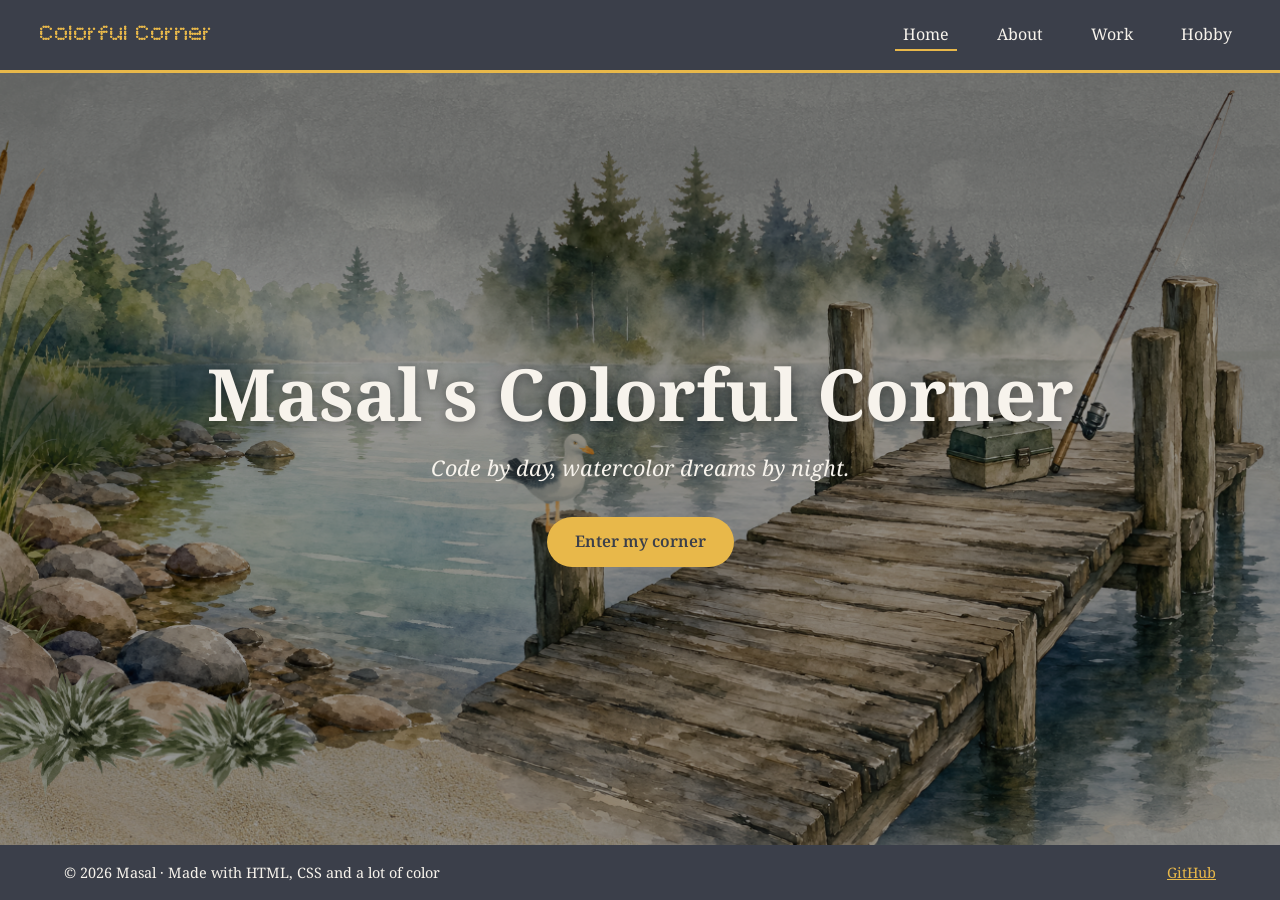
<file: index.html>
<!DOCTYPE html>
<html lang="en">
<head>
    <meta charset="UTF-8">
    <meta name="viewport" content="width=device-width, initial-scale=1.0">
    <link rel="stylesheet" href="index.css">
    <title>My Colorful Corner</title>
</head>
<body id="landing-page">
    <header id="site-header">
        <nav class="site-nav">
            <a class="logo" href="index.html">Colorful Corner</a>
            <ul class="nav-links">
                <li><a href="index.html" aria-current="page">Home</a></li>
                <li><a href="pages/home.html">About</a></li>
                <li><a href="pages/portfolio.html">Work</a></li>
                <li><a href="pages/hobby.html">Hobby</a></li>
            </ul>
        </nav>
    </header>

    <main class="main-page">
        <div class="hero-content">
            <h1>Masal's Colorful Corner</h1>
            <p class="tagline">Code by day, watercolor dreams by night.</p>
            <a class="button" href="pages/home.html">Enter my corner</a>
        </div>
    </main>

    <footer class="site-footer">
        <p>&copy; 2026 Masal &middot; Made with HTML, CSS and a lot of color</p>
        <a href="https://github.com/mahsafateh" target="_blank" rel="noopener">GitHub</a>
    </footer>
</body>
</html>
</file>
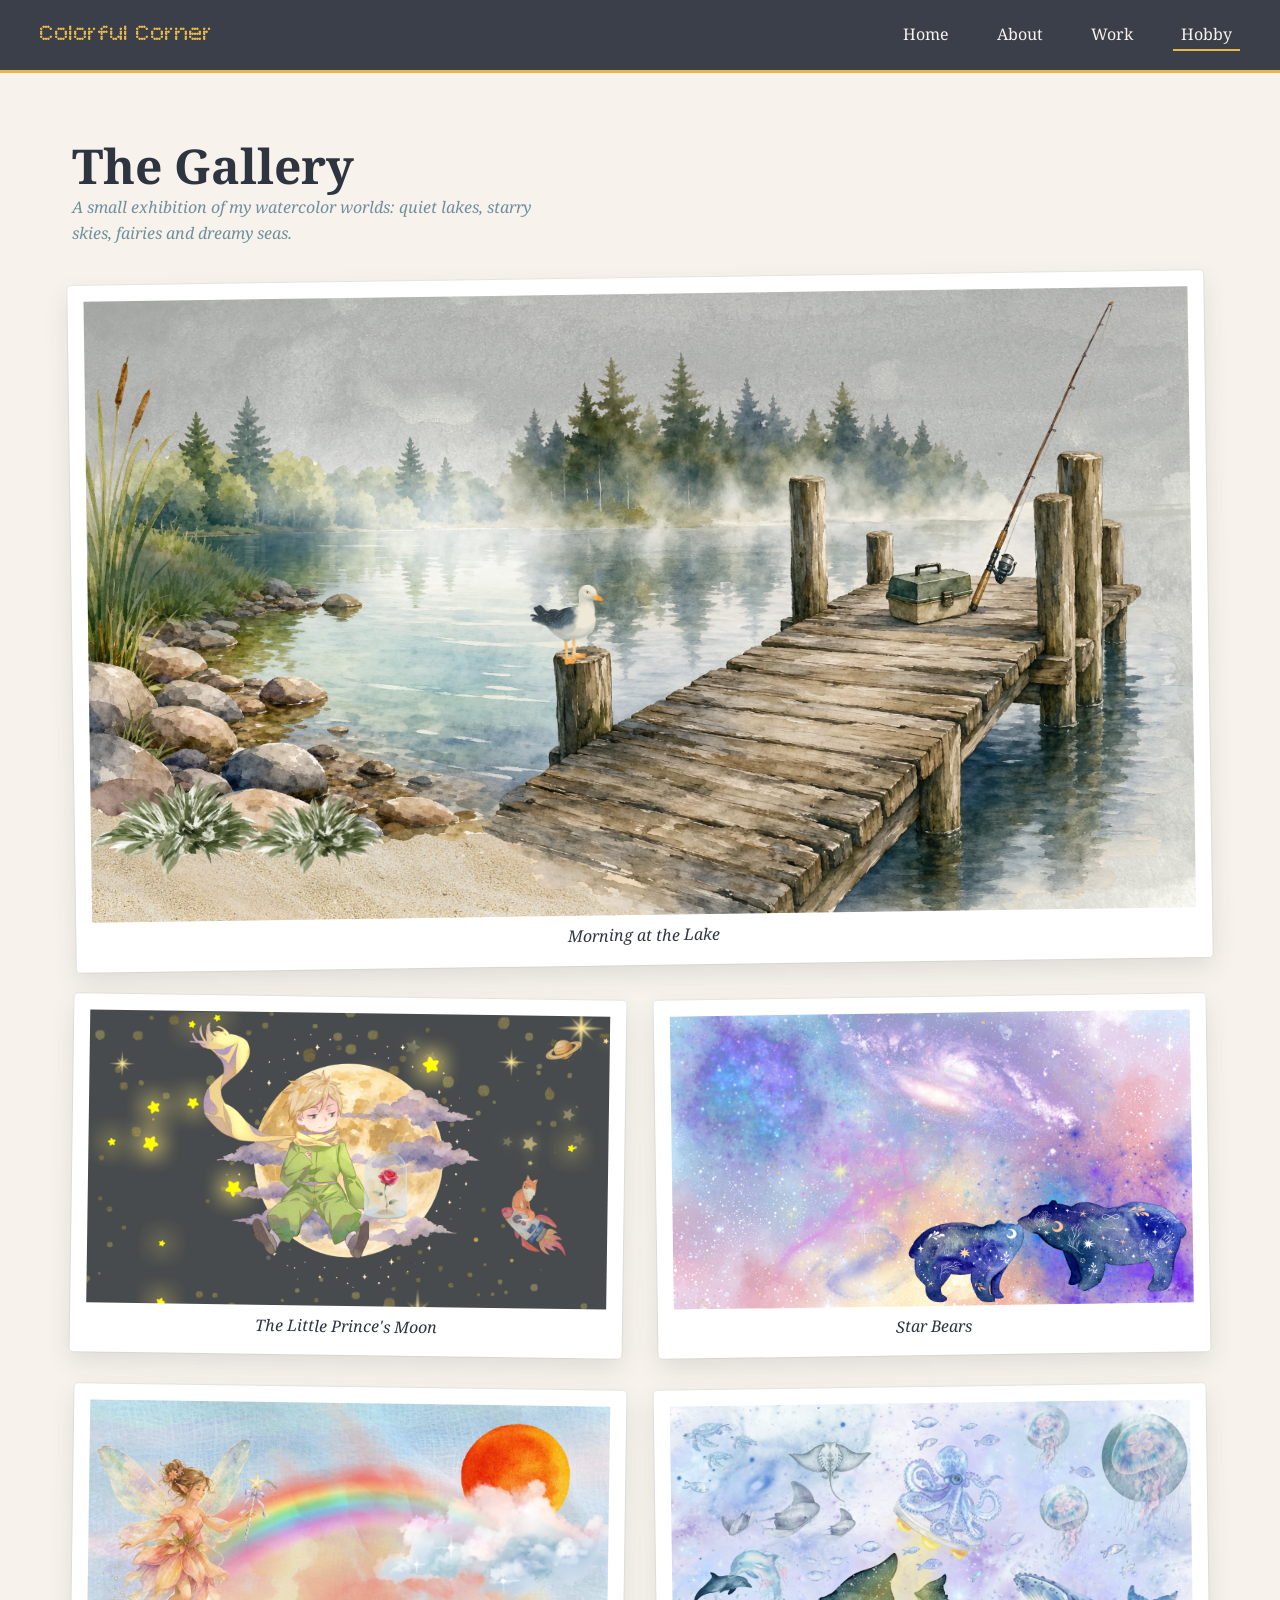
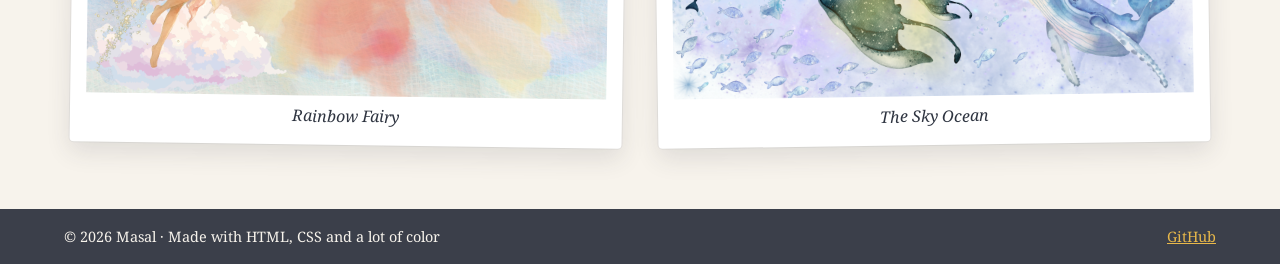
<file: pages/hobby.html>
<!DOCTYPE html>
<html lang="en">
<head>
    <meta charset="UTF-8">
    <meta name="viewport" content="width=device-width, initial-scale=1.0">
    <link rel="stylesheet" href="../index.css">
    <title>Hobby | Masal's Colorful Corner</title>
</head>
<body id="hobby-page">
    <header id="site-header">
        <nav class="site-nav">
            <a class="logo" href="../index.html">Colorful Corner</a>
            <ul class="nav-links">
                <li><a href="../index.html">Home</a></li>
                <li><a href="home.html">About</a></li>
                <li><a href="portfolio.html">Work</a></li>
                <li><a href="hobby.html" aria-current="page">Hobby</a></li>
            </ul>
        </nav>
    </header>

    <main class="page">
        <section class="page-intro">
            <h1>The Gallery</h1>
            <p>A small exhibition of my watercolor worlds: quiet lakes, starry skies, fairies and dreamy seas.</p>
        </section>

        <section class="gallery">
            <figure class="artwork artwork--wide">
                <img src="../assets/front.png" alt="Watercolor of a misty lake with a wooden dock, a seagull on a post, a fishing rod and a tackle box">
                <figcaption>Morning at the Lake</figcaption>
            </figure>

            <figure class="artwork">
                <img src="../assets/front-fairytale.png" alt="The Little Prince with a yellow scarf sitting on a full moon beside a rose under glass, a fox riding a rocket among stars">
                <figcaption>The Little Prince's Moon</figcaption>
            </figure>

            <figure class="artwork">
                <img src="../assets/front-space.png" alt="Two bears made of constellations touching noses under a pastel pink and purple galaxy">
                <figcaption>Star Bears</figcaption>
            </figure>

            <figure class="artwork">
                <img src="../assets/back-fairytale.png" alt="A fairy with a star wand flying from a pink cloud toward a rainbow and an orange sun">
                <figcaption>Rainbow Fairy</figcaption>
            </figure>

            <figure class="artwork">
                <img src="../assets/back-space.png" alt="Whales, manta rays, jellyfish and an octopus in a flying saucer swimming through a lavender sky">
                <figcaption>The Sky Ocean</figcaption>
            </figure>
        </section>
    </main>

    <footer class="site-footer">
        <p>&copy; 2026 Masal &middot; Made with HTML, CSS and a lot of color</p>
        <a href="https://github.com/mahsafateh" target="_blank" rel="noopener">GitHub</a>
    </footer>
</body>
</html>
</file>
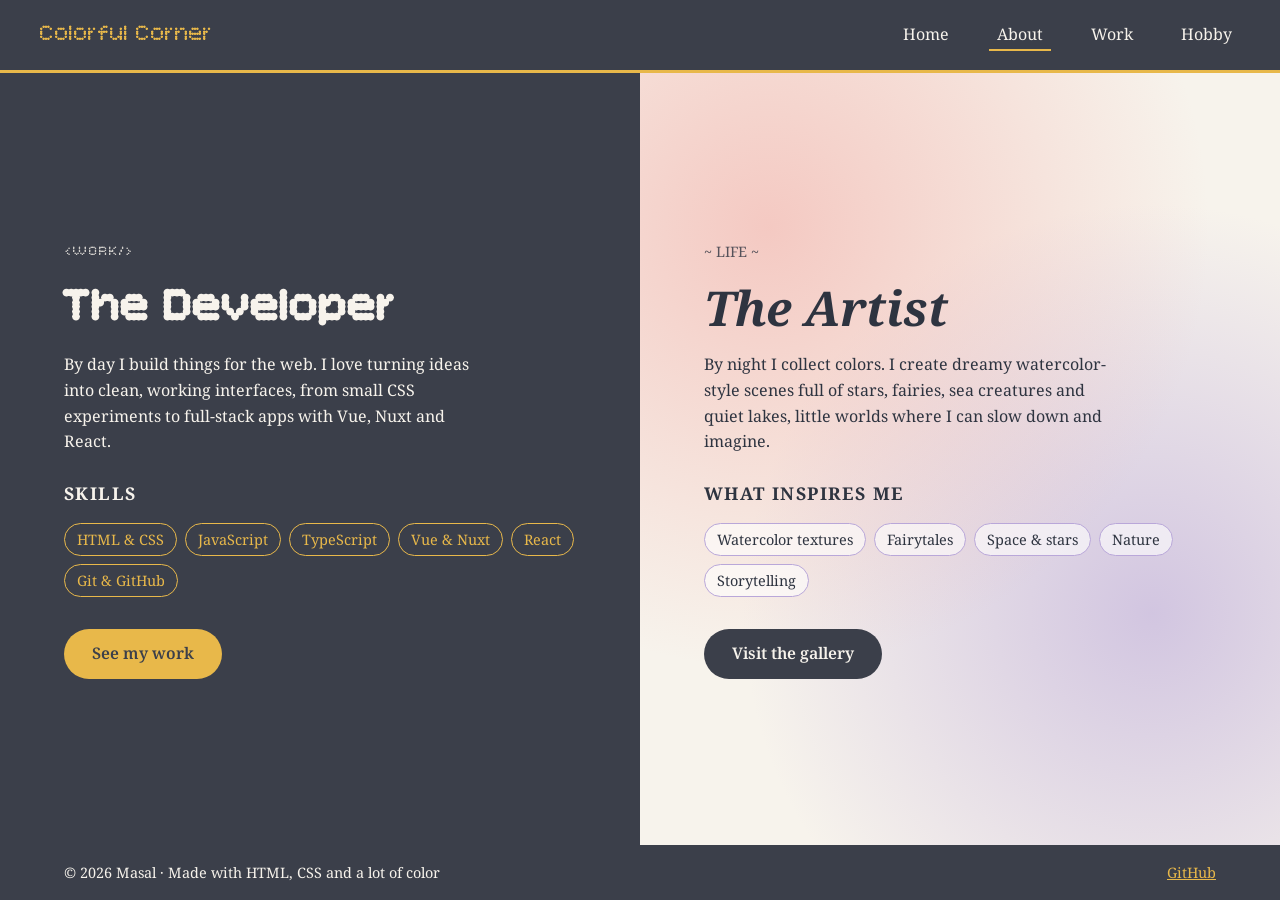
<file: pages/home.html>
<!DOCTYPE html>
<html lang="en">
<head>
    <meta charset="UTF-8">
    <meta name="viewport" content="width=device-width, initial-scale=1.0">
    <link rel="stylesheet" href="../index.css">
    <title>About Me | Masal's Colorful Corner</title>
</head>
<body id="about-page">
    <header id="site-header">
        <nav class="site-nav">
            <a class="logo" href="../index.html">Colorful Corner</a>
            <ul class="nav-links">
                <li><a href="../index.html">Home</a></li>
                <li><a href="home.html" aria-current="page">About</a></li>
                <li><a href="portfolio.html">Work</a></li>
                <li><a href="hobby.html">Hobby</a></li>
            </ul>
        </nav>
    </header>

    <main class="split">
        <h1 class="visually-hidden">About me: two sides of my life</h1>

        <section class="side side--code">
            <p class="side-label">&lt;WORK/&gt;</p>
            <h2>The Developer</h2>
            <p>
                By day I build things for the web. I love turning ideas into
                clean, working interfaces, from small CSS experiments to
                full-stack apps with Vue, Nuxt and React.
            </p>
            <h3>Skills</h3>
            <ul class="skills">
                <li>HTML &amp; CSS</li>
                <li>JavaScript</li>
                <li>TypeScript</li>
                <li>Vue &amp; Nuxt</li>
                <li>React</li>
                <li>Git &amp; GitHub</li>
            </ul>
            <a class="button" href="portfolio.html">See my work</a>
        </section>

        <section class="side side--art">
            <p class="side-label">~ LIFE ~</p>
            <h2>The Artist</h2>
            <p>
                By night I collect colors. I create dreamy watercolor-style
                scenes full of stars, fairies, sea creatures and quiet lakes,
                little worlds where I can slow down and imagine.
            </p>
            <h3>What inspires me</h3>
            <ul class="skills">
                <li>Watercolor textures</li>
                <li>Fairytales</li>
                <li>Space &amp; stars</li>
                <li>Nature</li>
                <li>Storytelling</li>
            </ul>
            <a class="button" href="hobby.html">Visit the gallery</a>
        </section>
    </main>

    <footer class="site-footer">
        <p>&copy; 2026 Masal &middot; Made with HTML, CSS and a lot of color</p>
        <a href="https://github.com/mahsafateh" target="_blank" rel="noopener">GitHub</a>
    </footer>
</body>
</html>
</file>
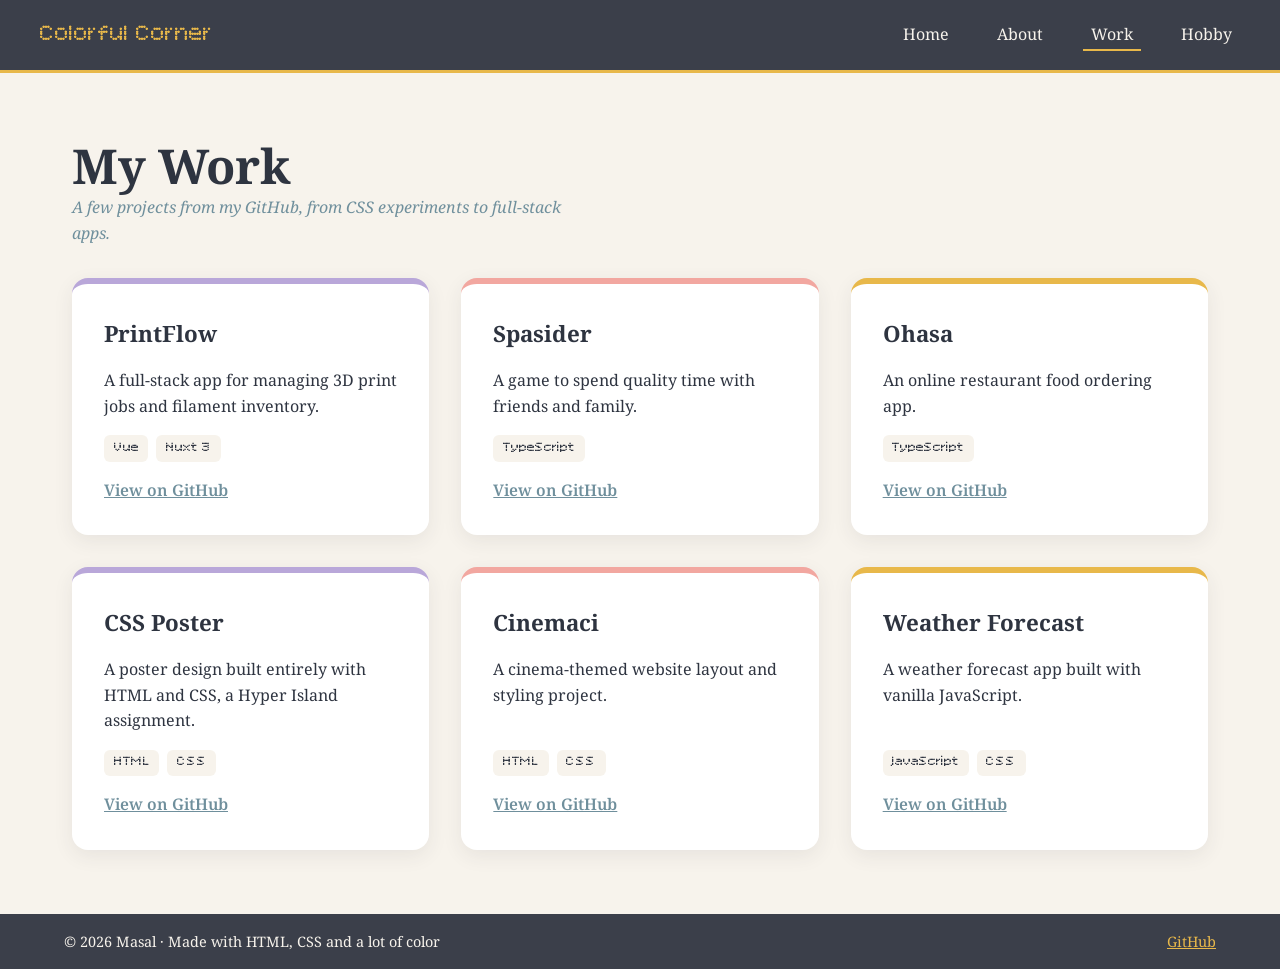
<file: pages/portfolio.html>
<!DOCTYPE html>
<html lang="en">
<head>
    <meta charset="UTF-8">
    <meta name="viewport" content="width=device-width, initial-scale=1.0">
    <link rel="stylesheet" href="../index.css">
    <title>Work | Masal's Colorful Corner</title>
</head>
<body id="work-page">
    <header id="site-header">
        <nav class="site-nav">
            <a class="logo" href="../index.html">Colorful Corner</a>
            <ul class="nav-links">
                <li><a href="../index.html">Home</a></li>
                <li><a href="home.html">About</a></li>
                <li><a href="portfolio.html" aria-current="page">Work</a></li>
                <li><a href="hobby.html">Hobby</a></li>
            </ul>
        </nav>
    </header>

    <main class="page">
        <section class="page-intro">
            <h1>My Work</h1>
            <p>A few projects from my GitHub, from CSS experiments to full-stack apps.</p>
        </section>

        <section class="card-grid">
            <article class="card">
                <h2>PrintFlow</h2>
                <p>A full-stack app for managing 3D print jobs and filament inventory.</p>
                <ul class="tags">
                    <li>Vue</li>
                    <li>Nuxt 3</li>
                </ul>
                <a class="card-link" href="https://github.com/mahsafateh/printflow" target="_blank" rel="noopener">View on GitHub</a>
            </article>

            <article class="card">
                <h2>Spasider</h2>
                <p>A game to spend quality time with friends and family.</p>
                <ul class="tags">
                    <li>TypeScript</li>
                </ul>
                <a class="card-link" href="https://github.com/mahsafateh/spasider" target="_blank" rel="noopener">View on GitHub</a>
            </article>

            <article class="card">
                <h2>Ohasa</h2>
                <p>An online restaurant food ordering app.</p>
                <ul class="tags">
                    <li>TypeScript</li>
                </ul>
                <a class="card-link" href="https://github.com/mahsafateh/ohasa" target="_blank" rel="noopener">View on GitHub</a>
            </article>

            <article class="card">
                <h2>CSS Poster</h2>
                <p>A poster design built entirely with HTML and CSS, a Hyper Island assignment.</p>
                <ul class="tags">
                    <li>HTML</li>
                    <li>CSS</li>
                </ul>
                <a class="card-link" href="https://github.com/mahsafateh/css-poster" target="_blank" rel="noopener">View on GitHub</a>
            </article>

            <article class="card">
                <h2>Cinemaci</h2>
                <p>A cinema-themed website layout and styling project.</p>
                <ul class="tags">
                    <li>HTML</li>
                    <li>CSS</li>
                </ul>
                <a class="card-link" href="https://github.com/mahsafateh/cinemaci" target="_blank" rel="noopener">View on GitHub</a>
            </article>

            <article class="card">
                <h2>Weather Forecast</h2>
                <p>A weather forecast app built with vanilla JavaScript.</p>
                <ul class="tags">
                    <li>JavaScript</li>
                    <li>CSS</li>
                </ul>
                <a class="card-link" href="https://github.com/mahsafateh/Weather-forecast-app-by-vanilla-javascript" target="_blank" rel="noopener">View on GitHub</a>
            </article>
        </section>
    </main>

    <footer class="site-footer">
        <p>&copy; 2026 Masal &middot; Made with HTML, CSS and a lot of color</p>
        <a href="https://github.com/mahsafateh" target="_blank" rel="noopener">GitHub</a>
    </footer>
</body>
</html>
</file>
<file: index.css>
@import url('https://fonts.googleapis.com/css2?family=Bitcount+Prop+Single:wght@100..900&family=Noto+Serif:ital,wght@0,100..900;1,100..900&display=swap');

:root {
    --color-paper: #f7f3ec;
    --color-ink: #2e3440;
    --color-lake: #6f8f9c;
    --color-night: #3b3f4a;
    --color-gold: #e8b84a;
    --color-lavender: #b9a7d9;
    --color-rose: #f2a7a0;

    --font-text: "Noto Serif", Georgia, serif;
    --font-accent: "Bitcount Prop Single", monospace;

    --space-s: 0.5rem;
    --space-m: 1rem;
    --space-l: 2rem;
    --space-xl: 4rem;
}

*,
*::before,
*::after {
    margin: 0;
    padding: 0;
    box-sizing: border-box;
}

body {
    font-family: var(--font-text);
    color: var(--color-ink);
    background-color: var(--color-paper);
    line-height: 1.6;
    display: flex;
    flex-direction: column;
    min-height: 100vh;
}

img {
    display: block;
    max-width: 100%;
}

a {
    color: inherit;
}

.visually-hidden {
    position: absolute;
    width: 1px;
    height: 1px;
    overflow: hidden;
    clip-path: inset(50%);
    white-space: nowrap;
}

/* ---------- Header / navigation ---------- */

#site-header {
    background-color: var(--color-night);
    color: var(--color-paper);
    padding: var(--space-m) var(--space-l);
    border-bottom: 3px solid var(--color-gold);
}

.site-nav {
    display: flex;
    flex-direction: column;
    align-items: center;
    gap: var(--space-s);
    max-width: 1200px;
    margin: 0 auto;
}

.logo {
    font-family: var(--font-accent);
    font-size: 1.5rem;
    text-decoration: none;
    color: var(--color-gold);
}

.nav-links {
    display: flex;
    flex-wrap: wrap;
    justify-content: center;
    gap: var(--space-m);
    list-style: none;
}

.nav-links a {
    text-decoration: none;
    padding: 0.25rem 0.5rem;
    border-bottom: 2px solid transparent;
    transition: border-color 0.2s, color 0.2s;
}

.nav-links a:hover,
.nav-links a:focus-visible {
    color: var(--color-gold);
}

.nav-links a[aria-current="page"] {
    border-bottom-color: var(--color-gold);
}

@media (min-width: 768px) {
    .site-nav {
        flex-direction: row;
        justify-content: space-between;
    }

    .nav-links {
        gap: var(--space-l);
    }
}

main {
    flex: 1;
}

.button {
    display: inline-block;
    padding: 0.75rem 1.75rem;
    border-radius: 999px;
    background-color: var(--color-gold);
    color: var(--color-night);
    font-weight: 600;
    text-decoration: none;
    transition: transform 0.2s, background-color 0.2s;
}

.button:hover,
.button:focus-visible {
    background-color: var(--color-paper);
    transform: translateY(-2px);
}

/* ---------- Footer ---------- */

.site-footer {
    display: flex;
    flex-direction: column;
    align-items: center;
    gap: var(--space-s);
    padding: var(--space-l);
    background-color: var(--color-night);
    color: var(--color-paper);
    font-size: 0.9rem;
    text-align: center;
}

.site-footer a {
    color: var(--color-gold);
}

@media (min-width: 768px) {
    .site-footer {
        flex-direction: row;
        justify-content: space-between;
        padding: var(--space-m) var(--space-xl);
    }
}

/* ---------- Landing page ---------- */

.main-page {
    position: relative;
    display: flex;
    align-items: center;
    justify-content: center;
    padding: var(--space-xl) var(--space-l);
    background-image: url(./assets/front.png);
    background-size: cover;
    background-position: center;
    background-repeat: no-repeat;
    width: 100%;
    text-align: center;
}

.main-page::after {
    content: "";
    position: absolute;
    inset: 0;
    background-color: rgba(0, 0, 0, 0.4);
    z-index: 1;
}

.hero-content {
    position: relative;
    z-index: 2;
    color: var(--color-paper);
}

.main-page h1 {
    font-family: var(--font-text);
    font-size: clamp(2.25rem, 8vw, 4.5rem);
    font-weight: 700;
    line-height: 1.15;
    text-shadow: 0 2px 12px rgba(0, 0, 0, 0.4);
}

.tagline {
    margin: var(--space-m) 0 var(--space-l);
    font-size: clamp(1rem, 3vw, 1.35rem);
    font-style: italic;
}

/* ---------- About page: two sides ---------- */

.split {
    display: flex;
    flex-direction: column;
}

.side {
    flex: 1;
    display: flex;
    flex-direction: column;
    align-items: flex-start;
    gap: var(--space-m);
    padding: var(--space-xl) var(--space-l);
}

.side h2 {
    font-size: clamp(2rem, 5vw, 3rem);
    line-height: 1.2;
}

.side h3 {
    margin-top: var(--space-s);
    font-size: 1.1rem;
    text-transform: uppercase;
    letter-spacing: 0.08em;
}

.side p {
    max-width: 45ch;
}

.side-label {
    font-size: 0.9rem;
    opacity: 0.8;
}

.side--code {
    background-color: var(--color-night);
    color: var(--color-paper);
}

.side--code .side-label,
.side--code h2 {
    font-family: var(--font-accent);
}

.side--art {
    background:
        radial-gradient(circle at 20% 20%, rgba(242, 167, 160, 0.55), transparent 55%),
        radial-gradient(circle at 80% 70%, rgba(185, 167, 217, 0.6), transparent 55%),
        var(--color-paper);
}

.side--art h2 {
    font-style: italic;
}

.skills {
    display: flex;
    flex-wrap: wrap;
    gap: var(--space-s);
    list-style: none;
    margin-bottom: var(--space-m);
}

.skills li {
    padding: 0.25rem 0.75rem;
    border-radius: 999px;
    font-size: 0.9rem;
}

.side--code .skills li {
    border: 1px solid var(--color-gold);
    color: var(--color-gold);
}

.side--art .skills li {
    background-color: rgba(255, 255, 255, 0.6);
    border: 1px solid var(--color-lavender);
}

.side--art .button {
    background-color: var(--color-night);
    color: var(--color-paper);
}

.side--art .button:hover,
.side--art .button:focus-visible {
    background-color: var(--color-lake);
}

/* ---------- Shared page layout ---------- */

.page {
    width: 100%;
    max-width: 1200px;
    margin: 0 auto;
    padding: var(--space-xl) var(--space-l);
}

.page-intro {
    margin-bottom: var(--space-l);
}

.page-intro h1 {
    font-size: clamp(2rem, 6vw, 3rem);
    line-height: 1.2;
}

.page-intro p {
    max-width: 55ch;
    font-style: italic;
    color: var(--color-lake);
}

/* ---------- Work page: project cards ---------- */

.card-grid {
    display: grid;
    grid-template-columns: repeat(auto-fit, minmax(min(300px, 100%), 1fr));
    gap: var(--space-l);
}

.card {
    display: flex;
    flex-direction: column;
    gap: var(--space-m);
    padding: var(--space-l);
    background-color: #fff;
    border-radius: 16px;
    border-top: 6px solid var(--color-lavender);
    box-shadow: 0 6px 20px rgba(46, 52, 64, 0.08);
    transition: transform 0.2s, box-shadow 0.2s;
}

.card:nth-child(3n + 2) {
    border-top-color: var(--color-rose);
}

.card:nth-child(3n) {
    border-top-color: var(--color-gold);
}

.card:hover {
    transform: translateY(-4px);
    box-shadow: 0 12px 28px rgba(46, 52, 64, 0.14);
}

.card h2 {
    font-size: 1.4rem;
}

.card p {
    flex: 1;
}

.tags {
    display: flex;
    flex-wrap: wrap;
    gap: var(--space-s);
    list-style: none;
}

.tags li {
    font-family: var(--font-accent);
    font-size: 0.85rem;
    padding: 0.15rem 0.6rem;
    border-radius: 6px;
    background-color: var(--color-paper);
}

.card-link {
    font-weight: 600;
    color: var(--color-lake);
}

.card-link:hover,
.card-link:focus-visible {
    color: var(--color-night);
}

/* ---------- Hobby page: gallery ---------- */

.gallery {
    display: grid;
    grid-template-columns: 1fr;
    gap: var(--space-l);
}

.artwork {
    padding: var(--space-m);
    background-color: #fff;
    border-radius: 4px;
    box-shadow:
        0 0 0 1px rgba(46, 52, 64, 0.06),
        0 10px 24px rgba(46, 52, 64, 0.12);
    transition: transform 0.3s;
}

.artwork:nth-child(even) {
    transform: rotate(0.8deg);
}

.artwork:nth-child(odd) {
    transform: rotate(-0.8deg);
}

.artwork:hover {
    transform: rotate(0) scale(1.02);
}

.artwork img {
    width: 100%;
    aspect-ratio: 16 / 9;
    object-fit: cover;
}

.artwork figcaption {
    margin-top: var(--space-s);
    text-align: center;
    font-style: italic;
}

@media (min-width: 600px) {
    .gallery {
        grid-template-columns: repeat(2, 1fr);
    }

    .artwork--wide {
        grid-column: 1 / -1;
    }
}

@media (min-width: 768px) {
    .split {
        flex-direction: row;
    }

    .side {
        justify-content: center;
        padding: var(--space-xl);
    }
}
</file>
